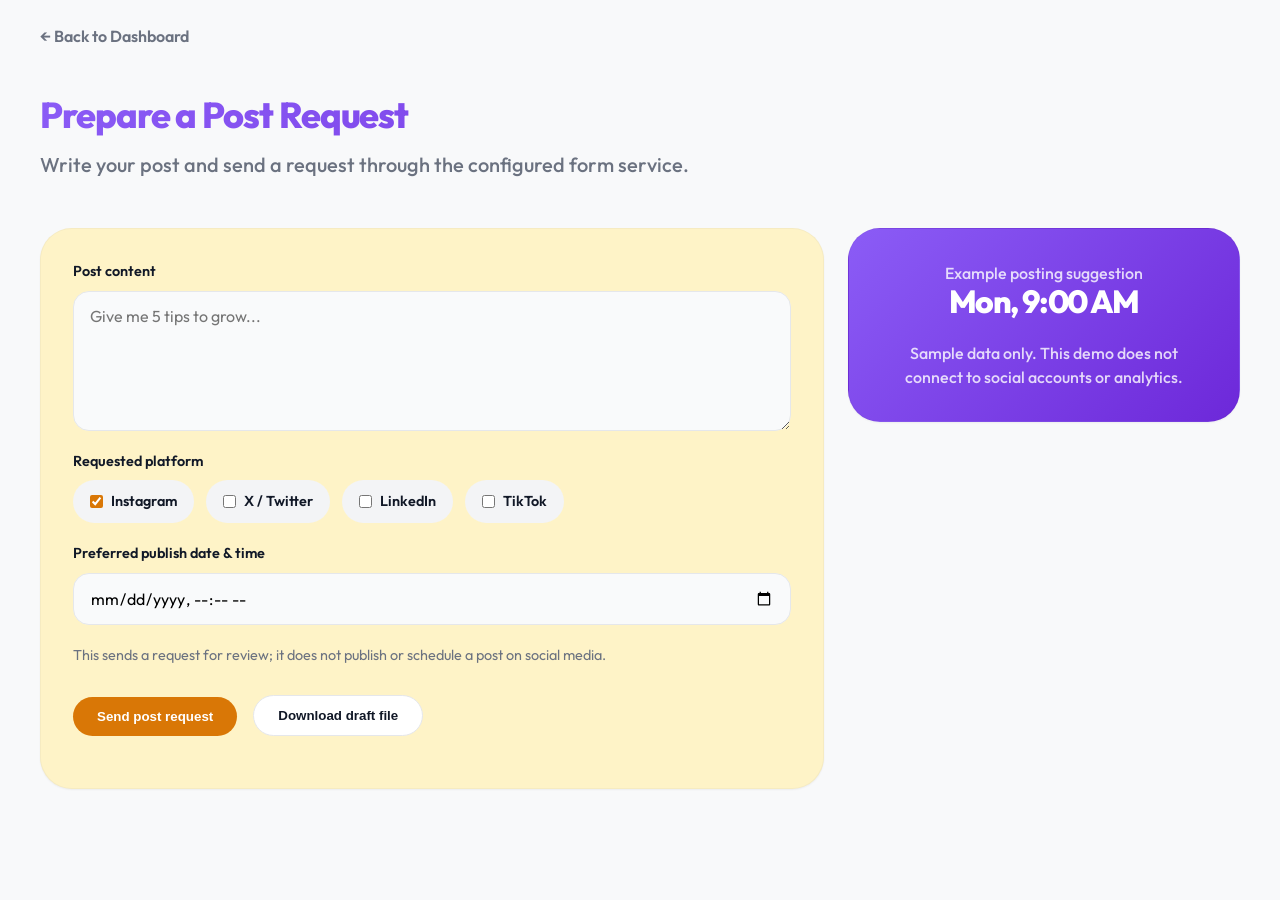
<file: create-post.html>
<!DOCTYPE html>
<html lang="en">

<head>
    <meta charset="UTF-8">
    <meta name="viewport" content="width=device-width, initial-scale=1.0">
    <title>Create Post - Bento Grid Social Kit</title>
    <link rel="shortcut icon" href="img/logo.jpeg" type="image/x-icon">
    <link rel="stylesheet" href="styles.css">
</head>

<body>

    <div class="container create-post-page">
        <a href="index.html" class="back-link">&larr; Back to Dashboard</a>

        <header class="header" style="margin-bottom: 1.5rem; text-align: left;">
            <h1 style="font-size: 2.25rem;">Prepare a Post Request</h1>
            <p>Write your post and send a request through the configured form service.</p>
        </header>

        <div class="create-post-grid">
            <article class="bento-item card-create">
                <form class="create-post-form" id="post-form" action="https://formspree.io/f/mljebbre" method="POST">
                    <div class="form-group">
                        <label for="post-content">Post content</label>
                        <textarea id="post-content" name="content" placeholder="Give me 5 tips to grow..." required></textarea>
                    </div>

                    <div class="form-group">
                        <span class="form-label">Requested platform</span>
                        <div class="platform-row">
                            <label class="platform-chip"><input type="checkbox" name="platforms[]" value="Instagram" checked> Instagram</label>
                            <label class="platform-chip"><input type="checkbox" name="platforms[]" value="X / Twitter"> X / Twitter</label>
                            <label class="platform-chip"><input type="checkbox" name="platforms[]" value="LinkedIn"> LinkedIn</label>
                            <label class="platform-chip"><input type="checkbox" name="platforms[]" value="TikTok"> TikTok</label>
                        </div>
                    </div>

                    <div class="form-group">
                        <label for="post-date">Preferred publish date &amp; time</label>
                        <input type="datetime-local" id="post-date" name="scheduled_at">
                    </div>

                    <input type="hidden" name="_subject" value="New post from Bento Grid Social Kit">

                    <p class="form-note">This sends a request for review; it does not publish or schedule a post on social media.</p>
                    <div class="form-actions">
                        <button type="submit" class="btn-create">Send post request</button>
                        <button type="button" class="btn-secondary" id="save-draft">Download draft file</button>
                    </div>
                    <p class="form-status" id="draft-status" role="status" aria-live="polite"></p>
                </form>
            </article>

            <article class="bento-item card-goal content-center">
                <p class="text-sub">Example posting suggestion</p>
                <div class="stat-number" style="font-size: 2rem;">Mon, 9:00 AM</div>
                <p class="text-sub" style="margin-top: 1rem;">Sample data only. This demo does not connect to social accounts or analytics.</p>
            </article>
        </div>
    </div>
    <script src="dashboard.js" defer></script>
</body>

</html>
</file>
<file: styles.css>
@import url('https://fonts.googleapis.com/css2?family=Outfit:wght@400;500;600;700;800&display=swap');

:root {
    --bg-color: #f8f9fa;
    --text-color: #111827;
    --text-muted: #6b7280;
    --card-bg: #ffffff;

    /* Premium Gradients */
    --primary-gradient: linear-gradient(135deg, #8b5cf6 0%, #6d28d9 100%);
    /* Purple */
    --accent-gradient: linear-gradient(135deg, #fbbf24 0%, #f59e0b 100%);
    /* Gold/Orange */

    --shadow-sm: 0 1px 2px 0 rgb(0 0 0 / 0.05);
    --shadow-md: 0 4px 6px -1px rgb(0 0 0 / 0.1), 0 2px 4px -2px rgb(0 0 0 / 0.1);
    --shadow-lg: 0 20px 25px -5px rgb(0 0 0 / 0.1), 0 8px 10px -6px rgb(0 0 0 / 0.1);

    --radius: 2rem;
    /* More rounded premium feel */
    --spacing: 1.5rem;
}

* {
    box-sizing: border-box;
    margin: 0;
    padding: 0;
}

body {
    font-family: 'Outfit', sans-serif;
    background-color: var(--bg-color);
    color: var(--text-color);
    line-height: 1.5;
    display: flex;
    justify-content: center;
    padding: var(--spacing);
    min-height: 100vh;
}

.container {
    width: 100%;
    max-width: 1200px;
}

.header {
    margin-bottom: 2rem;
    text-align: center;
}

.header h1 {
    font-size: 3rem;
    font-weight: 800;
    letter-spacing: -0.03em;
    margin-bottom: 0.5rem;
    background: var(--primary-gradient);
    background-clip: text;
    -webkit-background-clip: text;
    -webkit-text-fill-color: transparent;
}

.header p {
    color: var(--text-muted);
    font-size: 1.25rem;
    font-weight: 500;
}

.data-notice {
    width: fit-content;
    margin: 0 auto 1.5rem;
    padding: 0.5rem 1rem;
    border-radius: 99px;
    background: #ede9fe;
    color: #5b21b6;
    font-size: 0.875rem;
    font-weight: 600;
    text-align: center;
}

.bento-grid {
    display: grid;
    grid-template-columns: 1fr;
    gap: var(--spacing);
    grid-auto-rows: minmax(180px, auto);
}

.bento-item {
    background: var(--card-bg);
    border-radius: var(--radius);
    padding: 2rem;
    box-shadow: var(--shadow-sm);
    transition: transform 0.3s cubic-bezier(0.4, 0, 0.2, 1), box-shadow 0.3s ease;
    display: flex;
    flex-direction: column;
    overflow: hidden;
    position: relative;
    border: 1px solid rgba(0, 0, 0, 0.03);
}

.bento-item:hover {
    transform: translateY(-5px);
    box-shadow: var(--shadow-lg);
}

/* Typography Utilities */
h2 {
    font-size: 2.25rem;
    font-weight: 700;
    line-height: 1.1;
    margin-bottom: 0.5rem;
    letter-spacing: -0.02em;
}

h3 {
    font-size: 1.5rem;
    font-weight: 700;
    margin-bottom: 0.5rem;
    letter-spacing: -0.01em;
}

.text-sub {
    font-size: 1rem;
    color: var(--text-muted);
    font-weight: 500;
}

.text-sm {
    font-size: 0.875rem;
}

/* Specific Card Styles */

/* 1. Large Feature Card */
.card-feature {
    background: #fffbf0;
    /* Light yellow tint */
}

.card-feature h2 {
    color: #1f2937;
}

.card-feature .highlight {
    color: #d97706;
}

.card-feature .text-sub {
    max-width: 28rem;
}

.card-feature .btn-create {
    margin-top: 1.5rem;
}

/* 2. Schedule Card */
.card-schedule {
    background: #fdf2f8;
    /* Light pink tint */
}

.schedule-detail {
    display: grid;
    gap: 0.5rem;
    margin-top: 1.5rem;
}

.schedule-controls {
    display: flex;
    flex-wrap: wrap;
    align-items: center;
    gap: 0.75rem;
}

.active-time {
    background: #fbcfe8;
    color: #be185d;
    padding: 4px 12px;
    border-radius: 99px;
    font-weight: 600;
    font-size: 0.875rem;
    display: inline-block;
}

/* 3. Social Growth */
.card-growth .stat-number {
    color: #7c3aed;
}

.card-growth .text-button {
    margin-top: 1rem;
}

/* 4. Consistency */
.card-consistency {
    background: #fff7ed;
    /* Light orange tint */
}

.dot-row {
    display: flex;
    gap: 0.75rem;
    margin-top: 1.5rem;
}

.dot {
    width: 24px;
    height: 24px;
    border-radius: 50%;
    padding: 0;
    border: 0;
    cursor: pointer;
    transition: transform 0.2s, background-color 0.2s;
}

.dot.checked {
    background: #f97316;
}

.dot.unchecked {
    background: #fed7aa;
}

.dot:hover {
    transform: scale(1.12);
}

.dot:focus-visible,
.goal-bar:focus-visible,
.icon-bubble:focus-visible,
.text-button:focus-visible {
    outline: 3px solid #1f2937;
    outline-offset: 3px;
}

.card-footnote {
    margin-top: auto;
}

/* 5. Manage Accounts */
.card-accounts {
    background: #fff;
    border: 1px solid #e5e7eb;
}

.icon-row {
    display: flex;
    gap: 1rem;
    margin-bottom: 1.5rem;
}

.icon-bubble {
    width: 48px;
    height: 48px;
    padding: 0;
    border: 0;
    display: flex;
    align-items: center;
    justify-content: center;
    border-radius: 50%;
    font-size: 1.5rem;
    cursor: pointer;
    transition: transform 0.2s, box-shadow 0.2s;
}

.account-option {
    background: #f3f4f6;
    opacity: 0.55;
}

.account-option:first-child {
    background: #fef08a;
}

.account-option:last-child {
    background: #bae6fd;
}

.account-option.is-selected {
    opacity: 1;
    box-shadow: 0 0 0 3px white, 0 0 0 5px #7c3aed;
}

.account-option:hover {
    transform: translateY(-3px);
}

/* 6. Create Post */
.card-create {
    background: #fef3c7;
}

.btn-create {
    background: #d97706;
    color: white;
    border: none;
    padding: 0.75rem 1.5rem;
    border-radius: 99px;
    font-weight: 600;
    cursor: pointer;
    margin-top: auto;
    width: fit-content;
    transition: transform 0.2s;
    display: inline-block;
    text-decoration: none;
}

.btn-create:hover {
    transform: scale(1.05);
}

.btn-create:focus-visible {
    outline: 3px solid #1f2937;
    outline-offset: 3px;
}

.prompt-preview {
    margin-top: auto;
    display: grid;
    gap: 0.75rem;
    padding: 1rem;
    border-radius: 1rem;
    background: white;
    box-shadow: var(--shadow-sm);
}

.prompt-preview label {
    font-size: 0.875rem;
}

.prompt-hint {
    font-size: 0.8rem;
}

.prompt-preview textarea {
    width: 100%;
    min-height: 4rem;
    padding: 0.75rem;
    border: 1px solid #e5e7eb;
    border-radius: 0.75rem;
    font: inherit;
    font-size: 0.875rem;
    resize: vertical;
}

.prompt-preview textarea:focus-visible {
    outline: 3px solid #d97706;
    outline-offset: 2px;
}

.prompt-preview .btn-create {
    margin: 0;
    text-align: center;
}

.text-button {
    width: fit-content;
    padding: 0;
    border: 0;
    background: none;
    color: #6d28d9;
    font: inherit;
    font-size: 0.875rem;
    font-weight: 600;
    cursor: pointer;
}

.card-detail {
    margin-top: 0.75rem;
    color: var(--text-muted);
    font-size: 0.8rem;
}

/* 7. Follower Goal */
.card-goal {
    background: var(--primary-gradient);
    color: white;
}

.goal-content {
    display: flex;
    align-items: flex-end;
    justify-content: space-between;
    gap: 1.5rem;
    height: 100%;
}

.goal-summary .stat-number {
    font-size: 2.5rem;
}

.goal-chart {
    display: flex;
    align-items: flex-end;
    gap: 0.5rem;
    width: 100%;
    height: 100px;
}

.goal-chart-wrap {
    width: min(45%, 240px);
}

.goal-bar {
    flex: 1;
    min-width: 0;
    padding: 0;
    border: 0;
    border-radius: 8px 8px 2px 2px;
    background: rgb(255 255 255 / 0.35);
    cursor: pointer;
    transition: opacity 0.2s, transform 0.2s;
}

.goal-bar:hover,
.goal-bar.is-selected {
    opacity: 1;
    transform: scaleX(1.08);
    background: white;
}

.goal-detail {
    color: rgba(255, 255, 255, 0.8);
    font-size: 0.8rem;
    text-align: right;
}

.goal-bar:last-child {
    background: white;
}

.card-goal .text-sub {
    color: rgba(255, 255, 255, 0.8);
}

/* Utilities */
.content-center {
    align-items: center;
    justify-content: center;
    text-align: center;
}

.content-between {
    justify-content: space-between;
}

.stat-number {
    font-size: 3.5rem;
    font-weight: 800;
    line-height: 1;
    letter-spacing: -0.05em;
    margin-bottom: 0.5rem;
}

.profile-stack {
    display: flex;
    margin-left: 15px;
    margin-top: 1rem;
}

.profile-img {
    width: 48px;
    height: 48px;
    border-radius: 50%;
    border: 3px solid white;
    background: #ddd;
    margin-left: -15px;
    object-fit: cover;
}

/* Graph Bars */
.graph-container {
    display: flex;
    align-items: flex-end;
    justify-content: space-between;
    height: 100px;
    width: 100%;
    margin-top: 1.5rem;
}

.graph-bar {
    width: 14%;
    background: #e5e7eb;
    border-radius: 8px;
}

.graph-bar.fill {
    background: #8b5cf6;
}

/* Responsive Grid */
@media (min-width: 768px) {
    .bento-grid {
        grid-template-columns: repeat(2, 1fr);
    }

    .col-span-2 {
        grid-column: span 2;
    }
}

@media (min-width: 1024px) {
    .bento-grid {
        grid-template-columns: repeat(4, 1fr);
        grid-template-rows: repeat(3, minmax(220px, auto));
    }

    .col-span-1 {
        grid-column: span 1;
    }

    .col-span-2 {
        grid-column: span 2;
    }

    .row-span-2 {
        grid-row: span 2;
    }
}

@media (max-width: 600px) {
    body {
        padding: 1rem;
    }

    .header {
        margin-bottom: 1.5rem;
    }

    .header h1 {
        font-size: clamp(2rem, 9vw, 2.75rem);
    }

    .header p {
        font-size: 1rem;
    }

    .bento-grid {
        gap: 1rem;
        grid-auto-rows: minmax(160px, auto);
    }

    .bento-item {
        padding: 1.5rem;
    }

    .goal-content {
        align-items: flex-start;
        flex-direction: column;
        justify-content: center;
    }

    .goal-chart {
        height: 64px;
    }

    .goal-chart-wrap {
        width: 100%;
    }
}

/* Create Post Page */
.create-post-page {
    display: flex;
    flex-direction: column;
    gap: var(--spacing);
}

.back-link {
    display: inline-flex;
    align-items: center;
    gap: 0.5rem;
    color: var(--text-muted);
    text-decoration: none;
    font-weight: 600;
    margin-bottom: 1rem;
    width: fit-content;
}

.back-link:hover {
    color: var(--text-color);
}

.create-post-form {
    display: flex;
    flex-direction: column;
    gap: 1.25rem;
}

.form-group {
    display: flex;
    flex-direction: column;
    gap: 0.5rem;
}

.form-group label {
    font-weight: 600;
    font-size: 0.9rem;
}

.form-label {
    font-weight: 600;
    font-size: 0.9rem;
}

.form-group input,
.form-group textarea,
.form-group select {
    font-family: inherit;
    font-size: 1rem;
    padding: 0.9rem 1rem;
    border-radius: 1rem;
    border: 1px solid #e5e7eb;
    background: #f9fafb;
    resize: vertical;
}

.form-group textarea {
    min-height: 140px;
}

.form-group input:focus,
.form-group textarea:focus,
.form-group select:focus {
    outline: none;
    border-color: #d97706;
}

.platform-row {
    display: flex;
    flex-wrap: wrap;
    gap: 0.75rem;
}

.platform-chip {
    display: flex;
    align-items: center;
    gap: 0.5rem;
    padding: 0.6rem 1rem;
    border-radius: 99px;
    background: #f3f4f6;
    font-weight: 600;
    font-size: 0.9rem;
    cursor: pointer;
    border: 1px solid transparent;
}

.platform-chip input {
    accent-color: #d97706;
}

.form-actions {
    display: flex;
    flex-wrap: wrap;
    gap: 1rem;
    margin-top: 0.5rem;
}

.form-note,
.form-status {
    color: var(--text-muted);
    font-size: 0.9rem;
}

.form-status[data-state="error"] {
    color: #b91c1c;
}

.form-status[data-state="success"] {
    color: #166534;
}

.btn-secondary {
    background: white;
    color: var(--text-color);
    border: 1px solid #e5e7eb;
    padding: 0.75rem 1.5rem;
    border-radius: 99px;
    font-weight: 600;
    cursor: pointer;
}

@media (min-width: 768px) {
    .create-post-grid {
        display: grid;
        grid-template-columns: 2fr 1fr;
        gap: var(--spacing);
        align-items: start;
    }
}
</file>
